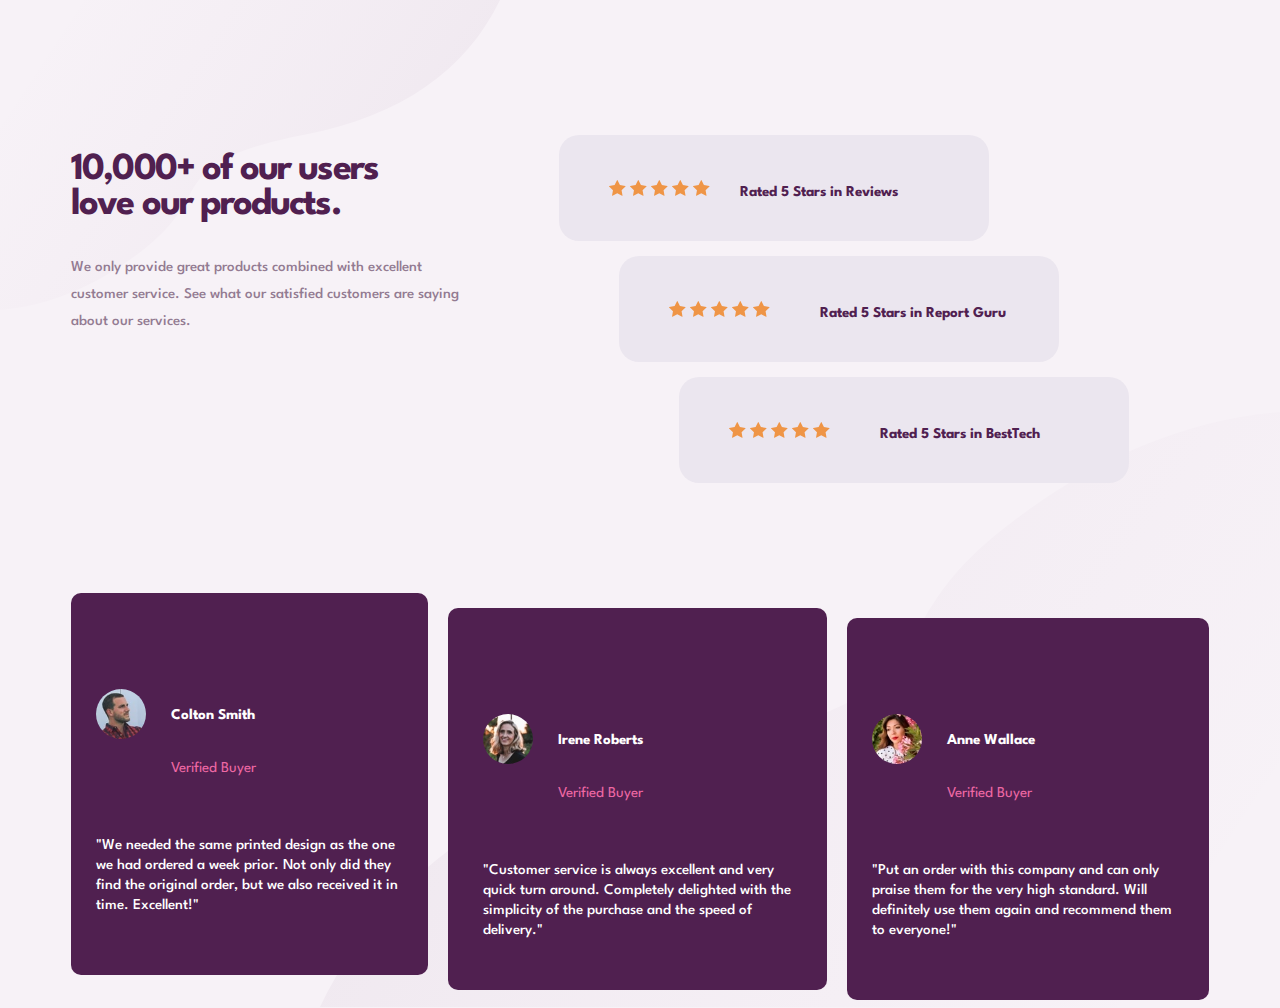
<file: index.html>
<!DOCTYPE html>
<html lang="en">
  <head>
    <meta charset="UTF-8" />
    <meta name="viewport" content="width=device-width, initial-scale=1.0" />
    <!-- displays site properly based on user's device -->

    <link rel="icon" 
    type="image/png" sizes="32x32" 
    href="./images/favicon-32x32.png"/>

    <!-- link to external stylesheet -->
    <link rel="stylesheet" href="style.css">
    <!--  -->

    <title>Frontend Mentor | Social proof section</title>
    
  </head>
  <body>
    <div class="container1">
      <div class="card">
        <div class="form-a">
          <h2>10,000+ of our users love our products.</h2>
          <p>
            We only provide great products combined with excellent customer service.
            See what our satisfied customers are saying about our services.
          </p>
        </div>

        <div class="form-b">
          <div class="card-a">
            <div>
              <img src="images/icon-star.svg" class="smart">
              <img src="images/icon-star.svg" class="smart">
              <img src="images/icon-star.svg" class="smart">
              <img src="images/icon-star.svg" class="smart">
              <img src="images/icon-star.svg" class="smart">
            </div>
            <h6>Rated 5 Stars in Reviews</h6>
          </div>
          <div class="card-b">
            <div>
              <img src="images/icon-star.svg" class="smart">
              <img src="images/icon-star.svg" class="smart">
              <img src="images/icon-star.svg" class="smart">
              <img src="images/icon-star.svg" class="smart">
              <img src="images/icon-star.svg" class="smart">
            </div>
            <h6>Rated 5 Stars in Report Guru</h6>
          </div>
          <div class="card-c">
            <div>
              <img src="images/icon-star.svg" class="smart">
              <img src="images/icon-star.svg" class="smart">
              <img src="images/icon-star.svg" class="smart">
              <img src="images/icon-star.svg" class="smart">
              <img src="images/icon-star.svg" class="smart">
            </div>
            <h6>Rated 5 Stars in BestTech</h6>
          </div>
        </div>    
      </div>

      <div class="container2">
        <div class="second-a">
          <div class="bio-info">
            <img src="images/image-colton.jpg" class="customer img-a" alt="">
            <div class="customer-info">
              <h4>Colton Smith </h4>
              <h6 class="cert">Verified Buyer</h6>
            </div>
          </div>
          
          <p>
            "We needed the same printed design as the one we had ordered a week prior.
            Not only did they find the original order, but we also received it in time.
            Excellent!"
          </p>
        </div>


        <div class="second-b">
          <div class="bio-info">
            <img src="images/image-irene.jpg" class="customer img-b" alt="">
            <div></div>
            <div class="customer-info">
              <h4>Irene Roberts</h4>
              <h6 class="cert">Verified Buyer</h6>
            </div>  
          </div>
          <p>
            "Customer service is always excellent and very quick turn around. Completely delighted with the simplicity of the purchase and the speed of delivery."
          </p>
        </div>

        <div class="second-c">
          <div class="bio-info">
            <img src="images/image-anne.jpg" class="customer img-c" alt="">
            <div class="customer-info">
              <h4>Anne Wallace</h4>
              <h6 class="cert">Verified Buyer</h6>
            </div>
          </div>
          <p>
            "Put an order with this company and can only praise them for the very high
            standard. Will definitely use them again and recommend them to everyone!"
          </p>
        </div>
      </div>
    </div>
</file>
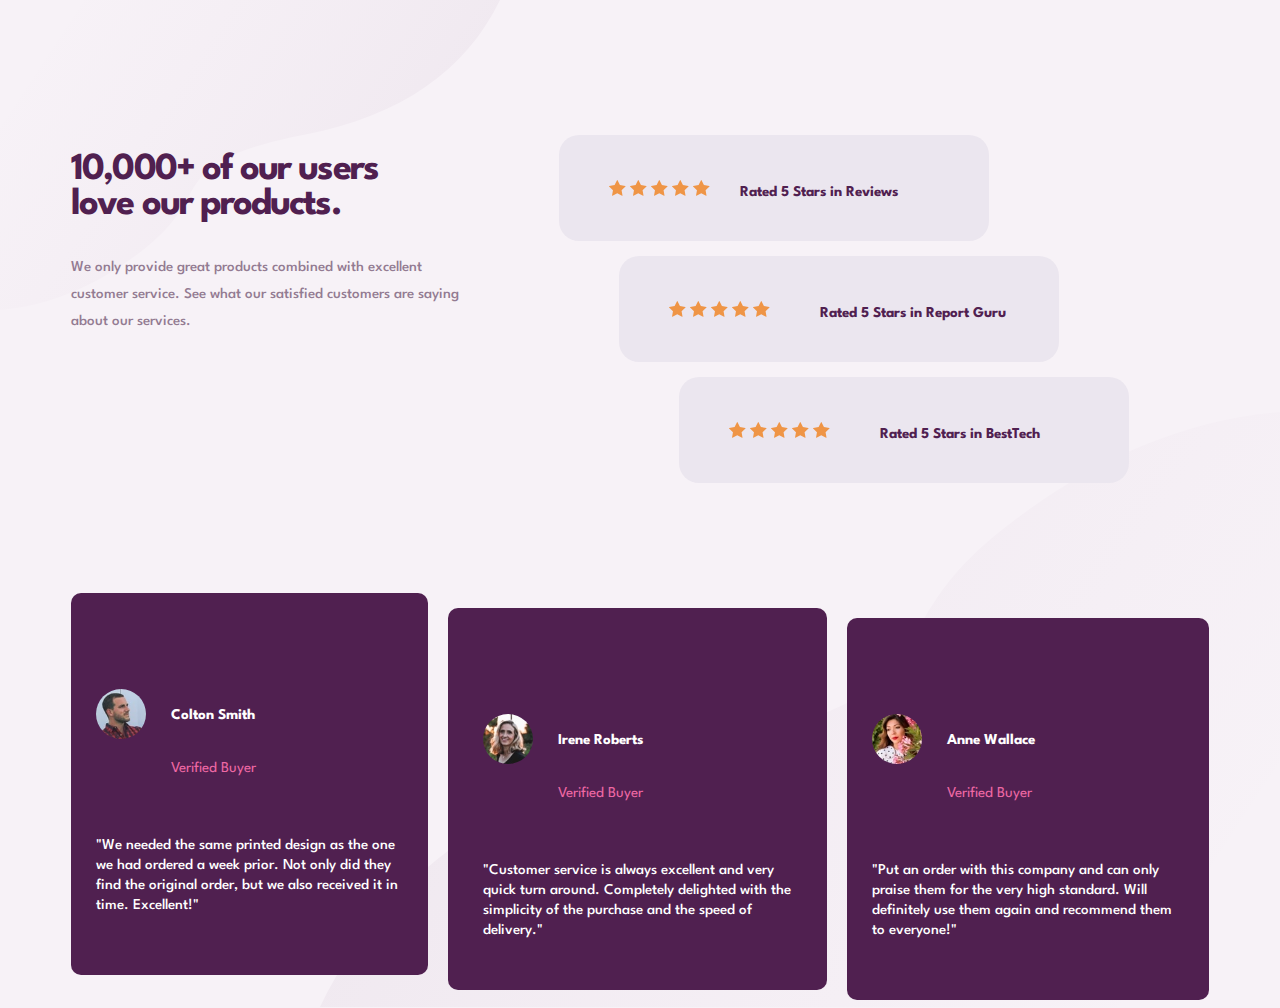
<file: index.html.html>
<!DOCTYPE html>
<html lang="en">
  <head>
    <meta charset="UTF-8" />
    <meta name="viewport" content="width=device-width, initial-scale=1.0" />
    <!-- displays site properly based on user's device -->

    <link rel="icon" 
    type="image/png" sizes="32x32" 
    href="./images/favicon-32x32.png"/>

    <!-- link to external stylesheet -->
    <link rel="stylesheet" href="style.css.css">
    <!--  -->

    <title>Frontend Mentor | Social proof section</title>
    
  </head>
  <body>
    <div class="container1">
      <div class="card">
        <div class="form-a">
          <h2>10,000+ of our users love our products.</h2>
          <p>
            We only provide great products combined with excellent customer service.
            See what our satisfied customers are saying about our services.
          </p>
        </div>

        <div class="form-b">
          <div class="card-a">
            <div>
              <img src="images/icon-star.svg" class="smart">
              <img src="images/icon-star.svg" class="smart">
              <img src="images/icon-star.svg" class="smart">
              <img src="images/icon-star.svg" class="smart">
              <img src="images/icon-star.svg" class="smart">
            </div>
            <h6>Rated 5 Stars in Reviews</h6>
          </div>
          <div class="card-b">
            <div>
              <img src="images/icon-star.svg" class="smart">
              <img src="images/icon-star.svg" class="smart">
              <img src="images/icon-star.svg" class="smart">
              <img src="images/icon-star.svg" class="smart">
              <img src="images/icon-star.svg" class="smart">
            </div>
            <h6>Rated 5 Stars in Report Guru</h6>
          </div>
          <div class="card-c">
            <div>
              <img src="images/icon-star.svg" class="smart">
              <img src="images/icon-star.svg" class="smart">
              <img src="images/icon-star.svg" class="smart">
              <img src="images/icon-star.svg" class="smart">
              <img src="images/icon-star.svg" class="smart">
            </div>
            <h6>Rated 5 Stars in BestTech</h6>
          </div>
        </div>    
      </div>

      <div class="container2">
        <div class="second-a">
          <div class="bio-info">
            <img src="images/image-colton.jpg" class="customer img-a" alt="">
            <div class="customer-info">
              <h4>Colton Smith </h4>
              <h6 class="cert">Verified Buyer</h6>
            </div>
          </div>
          
          <p>
            "We needed the same printed design as the one we had ordered a week prior.
            Not only did they find the original order, but we also received it in time.
            Excellent!"
          </p>
        </div>


        <div class="second-b">
          <div class="bio-info">
            <img src="images/image-irene.jpg" class="customer img-b" alt="">
            <div></div>
            <div class="customer-info">
              <h4>Irene Roberts</h4>
              <h6 class="cert">Verified Buyer</h6>
            </div>  
          </div>
          <p>
            "Customer service is always excellent and very quick turn around. Completely delighted with the simplicity of the purchase and the speed of delivery."
          </p>
        </div>

        <div class="second-c">
          <div class="bio-info">
            <img src="images/image-anne.jpg" class="customer img-c" alt="">
            <div class="customer-info">
              <h4>Anne Wallace</h4>
              <h6 class="cert">Verified Buyer</h6>
            </div>
          </div>
          <p>
            "Put an order with this company and can only praise them for the very high
            standard. Will definitely use them again and recommend them to everyone!"
          </p>
        </div>
      </div>
    </div>
</file>
<file: style.css>
@import url('https://fonts.googleapis.com/css2?family=Spartan:wght@400;500;700&display=swap');


body{
    background-image: url(../images/bg-pattern-top-mobile.svg), url(../images/bg-pattern-bottom-mobile.svg);
    background-color: hsl(300, 24%, 96%);
    font-family:'Spartan', sans-serif;
    background-position: top left, bottom right;
    background-repeat: no-repeat;
}
.container1{
    width: 90%;
    margin:30px auto;
    margin-top: 30px;
}

.card{
    text-align: center;
    margin: 60px;
}

.form-a h2{
    font-size: 2.4rem;
    letter-spacing: -0.05em;
    font-weight: 700;
    color: hsl(300, 43%, 22%);
}

.form-a p{
    argin: 30px 0;
    font-weight: 500;
    font-size: 1em;
    color: hsl(303, 10%, 53%);
    line-height: 1.4em;
}

.card-a,.card-b,.card-c{
    background-color: hsl(273, 21%, 92%);
    border-radius: 20px;
    margin: 15px 0;
    padding: 15px 0;
}

.smart{
    margin-top: 30px;
    margin-bottom: 10px;
}

.container2{
    display: grid;
    grid-gap: 20px;
}

.container2 p{
    margin-top: 25px;
    line-height: 20px;
    font-size: .em;
    font-weight: 500;
}

.container2 h6{
    font-size: 15px;
}


.second-a,.second-b,.second-c{
    background-color: hsl(300, 43%, 22%);
    color: hsl(0, 0%, 100%);
    padding: 20px;
    border-radius: 10px;
    margin-top: 90px;
}

.customer-info{
    margin-left: 25px;
    vertical-align: auto;


}


.customer-info h4{
    font-size: 15px;
    padding-bottom: 4px;
    margin-top: 90px;

}

 .customer{
    border-radius: 50%;
    width: 50px;
}

.cert{
    color: hsl(333, 80%, 67%);
    font-size: 16px;
    font-weight: 400;
   
   
}
.cost{
    display: flex;
    flex-direction: row;
    margin-right: 20px;
    line-height: 0.5em;
    width: 150px;
   height: 200px;

}

.form-b{
    font-size: 15px;
}

.form-b h6{
    color:hsl(300, 43%, 22%) ;
}

.bio-info{
    display: flex;
    align-items: center;
}
@media screen and (min-width: 500px){
    .container1{
        width: 80%;
        
             }
    }  
    
    @media screen and (min-width: 900px)
{
    body{
        background-color: hsl(300, 24%, 96%);
        font-family: 'Spartan', sans-serif;
        background-image: url(../images/bg-pattern-top-desktop.svg), url(../images/bg-pattern-bottom-desktop.svg) ;
        background-repeat: no-repeat;
        background-position: top left, bottom right;
        background-size:  500px, 75%;
    }

    .container1{
        width: 90%;
        max-width: 1440px;
        margin: 0 auto;
    }

    .card{
        display: flex;
        text-align: left;
        justify-content: space-between;
        position: relative;
        margin: 120px 0 30px;

    }

    .form-a {
        width:400px ;
    }

    .form-a h2{
        width:350px ;
    }

    .form-a p{
        font-size: 15px;
        line-height: 1.8em;
    }

    .card-a{
        display: flex;
        padding-left: 50px;
        padding-top: 15px;
        padding-bottom: 7px;
        position: relative;
        left: -120px;
        margin-right: 100px;
       
        
    }

    .card-a h6{
        margin-left: 30px;
        font-size: 15px;
    }

    
    .card-b{
        display: flex;
        padding-left: 50px;
        padding-top: 15px;
        padding-bottom: 7px;
        position: relative;
        left: -60px;
        margin-right: 90px;
        
    }

    .card-b h6{
        margin-left: 50px;
        font-size: 15px;
    }

    .card-c{
        display: flex;
        width: 400px;
        padding-left: 50px;
        padding-top: 15px;
        padding-bottom: 7px;
        margin-right: 80px;
       
    }

    
    .card-c h6{
        margin-left: 50px;
        font-size: 15px;
    }

    .container2 p{
        font-size: 15px;
    }

    .container2 {
        grid-auto-rows: minmax(30px, auto);
    }

    .second-a,.second-b,.second-c {
        padding: 25px;
    }

    
    .second-a {
        grid-column: 1/5;
        position: relative;
        bottom: 25px;
      
    }


    .second-b {
        padding: 35px;
        grid-column: 5/9;
        position: relative;
        bottom: 10px;
       
    }


    .second-c {
        grid-column: 9/13;
    }
</file>
<file: style.css.css>
@import url('https://fonts.googleapis.com/css2?family=Spartan:wght@400;500;700&display=swap');


body{
    background-image: url(../images/bg-pattern-top-mobile.svg), url(../images/bg-pattern-bottom-mobile.svg);
    background-color: hsl(300, 24%, 96%);
    font-family:'Spartan', sans-serif;
    background-position: top left, bottom right;
    background-repeat: no-repeat;
}
.container1{
    width: 90%;
    margin:30px auto;
    margin-top: 30px;
}

.card{
    text-align: center;
    margin: 60px;
}

.form-a h2{
    font-size: 2.4rem;
    letter-spacing: -0.05em;
    font-weight: 700;
    color: hsl(300, 43%, 22%);
}

.form-a p{
    argin: 30px 0;
    font-weight: 500;
    font-size: 1em;
    color: hsl(303, 10%, 53%);
    line-height: 1.4em;
}

.card-a,.card-b,.card-c{
    background-color: hsl(273, 21%, 92%);
    border-radius: 20px;
    margin: 15px 0;
    padding: 15px 0;
}

.smart{
    margin-top: 30px;
    margin-bottom: 10px;
}

.container2{
    display: grid;
    grid-gap: 20px;
}

.container2 p{
    margin-top: 25px;
    line-height: 20px;
    font-size: .em;
    font-weight: 500;
}

.container2 h6{
    font-size: 15px;
}


.second-a,.second-b,.second-c{
    background-color: hsl(300, 43%, 22%);
    color: hsl(0, 0%, 100%);
    padding: 20px;
    border-radius: 10px;
    margin-top: 90px;
}

.customer-info{
    margin-left: 25px;
    vertical-align: auto;


}


.customer-info h4{
    font-size: 15px;
    padding-bottom: 4px;
    margin-top: 90px;

}

 .customer{
    border-radius: 50%;
    width: 50px;
}

.cert{
    color: hsl(333, 80%, 67%);
    font-size: 16px;
    font-weight: 400;
   
   
}
.cost{
    display: flex;
    flex-direction: row;
    margin-right: 20px;
    line-height: 0.5em;
    width: 150px;
   height: 200px;

}

.form-b{
    font-size: 15px;
}

.form-b h6{
    color:hsl(300, 43%, 22%) ;
}

.bio-info{
    display: flex;
    align-items: center;
}
@media screen and (min-width: 500px){
    .container1{
        width: 80%;
        
             }
    }  
    
    @media screen and (min-width: 900px)
{
    body{
        background-color: hsl(300, 24%, 96%);
        font-family: 'Spartan', sans-serif;
        background-image: url(../images/bg-pattern-top-desktop.svg), url(../images/bg-pattern-bottom-desktop.svg) ;
        background-repeat: no-repeat;
        background-position: top left, bottom right;
        background-size:  500px, 75%;
    }

    .container1{
        width: 90%;
        max-width: 1440px;
        margin: 0 auto;
    }

    .card{
        display: flex;
        text-align: left;
        justify-content: space-between;
        position: relative;
        margin: 120px 0 30px;

    }

    .form-a {
        width:400px ;
    }

    .form-a h2{
        width:350px ;
    }

    .form-a p{
        font-size: 15px;
        line-height: 1.8em;
    }

    .card-a{
        display: flex;
        padding-left: 50px;
        padding-top: 15px;
        padding-bottom: 7px;
        position: relative;
        left: -120px;
        margin-right: 100px;
       
        
    }

    .card-a h6{
        margin-left: 30px;
        font-size: 15px;
    }

    
    .card-b{
        display: flex;
        padding-left: 50px;
        padding-top: 15px;
        padding-bottom: 7px;
        position: relative;
        left: -60px;
        margin-right: 90px;
        
    }

    .card-b h6{
        margin-left: 50px;
        font-size: 15px;
    }

    .card-c{
        display: flex;
        width: 400px;
        padding-left: 50px;
        padding-top: 15px;
        padding-bottom: 7px;
        margin-right: 80px;
       
    }

    
    .card-c h6{
        margin-left: 50px;
        font-size: 15px;
    }

    .container2 p{
        font-size: 15px;
    }

    .container2 {
        grid-auto-rows: minmax(30px, auto);
    }

    .second-a,.second-b,.second-c {
        padding: 25px;
    }

    
    .second-a {
        grid-column: 1/5;
        position: relative;
        bottom: 25px;
      
    }


    .second-b {
        padding: 35px;
        grid-column: 5/9;
        position: relative;
        bottom: 10px;
       
    }


    .second-c {
        grid-column: 9/13;
    }
</file>
